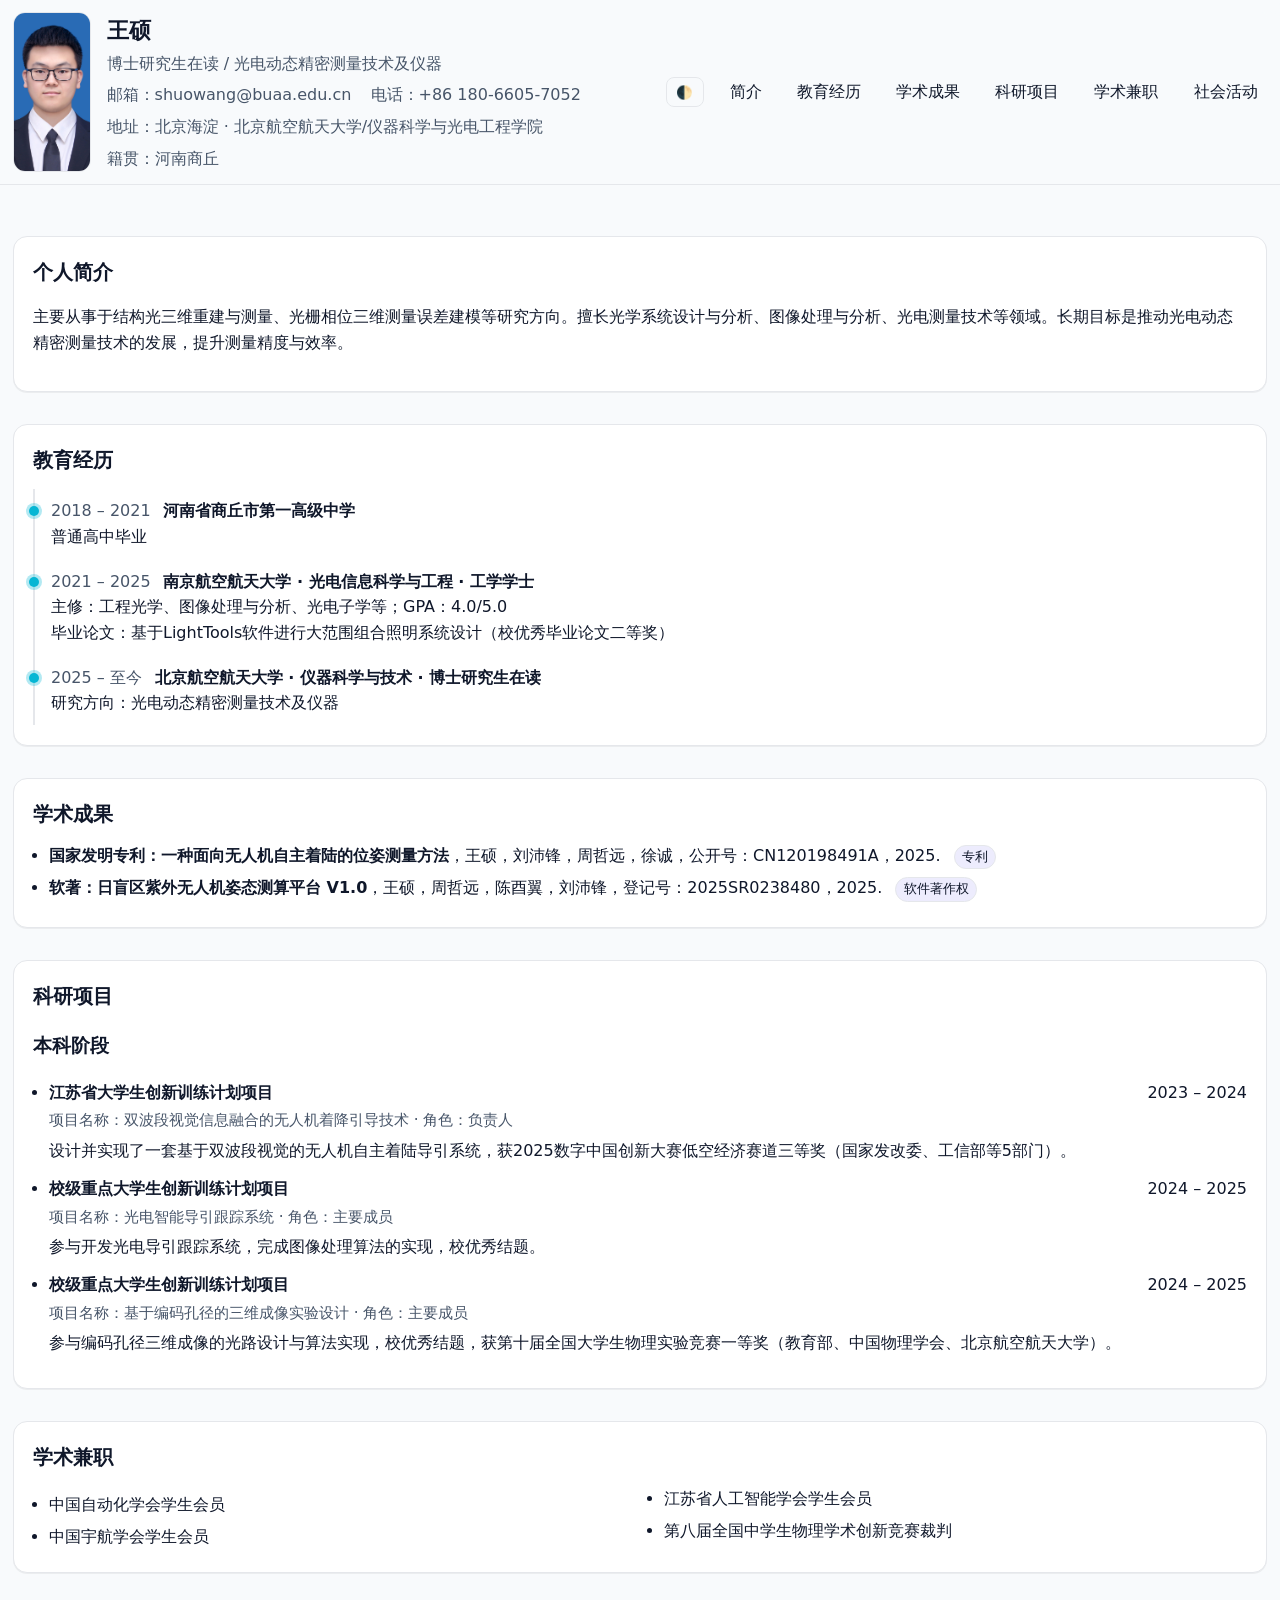
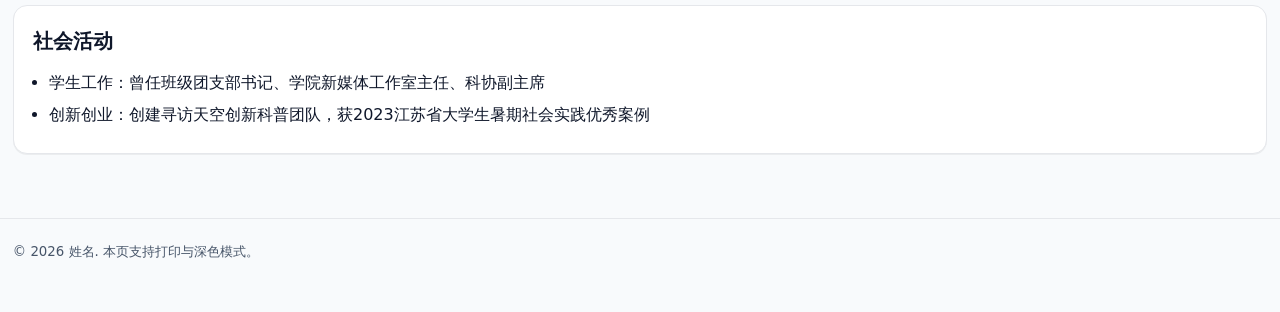
<file: index.html>
<!DOCTYPE html>
<html lang="zh-CN">
  <head>
    <meta charset="utf-8" />
    <meta name="viewport" content="width=device-width, initial-scale=1" />
    <meta name="color-scheme" content="light dark" />
    <title>个人简历</title>
    <link rel="stylesheet" href="./styles.css" />
  </head>
  <body>
    <header class="site-header">
      <div class="container header-inner">
        <div class="identity">
          <div class="avatar">
            <img src="./1.jpg" alt="头像" />
          </div>
          <div>
            <h1 class="name">王硕</h1>
            <p class="title">博士研究生在读 / 光电动态精密测量技术及仪器</p>
            <ul class="contacts" aria-label="联系方式">
              <li>邮箱：shuowang@buaa.edu.cn</li>
              <li>电话：+86 180-6605-7052</li>
              <li>地址：北京海淀 · 北京航空航天大学/仪器科学与光电工程学院</li>
              <li>籍贯：<a href="#" rel="noopener">河南商丘</a></li>
            </ul>
          </div>
        </div>

        <nav class="main-nav" aria-label="页面导航">
          <button id="themeToggle" class="btn ghost" type="button" title="切换主题">🌓</button>
          <a href="#about">简介</a>
          <a href="#education">教育经历</a>
          <a href="#publications">学术成果</a>
          <a href="#projects">科研项目</a>
          <a href="#service">学术兼职</a>
          <a href="#activities">社会活动</a>
        </nav>
      </div>
    </header>

    <main class="container">
      <section id="about" class="card">
        <h2>个人简介</h2>
        <p>
          主要从事于结构光三维重建与测量、光栅相位三维测量误差建模等研究方向。擅长光学系统设计与分析、图像处理与分析、光电测量技术等领域。长期目标是推动光电动态精密测量技术的发展，提升测量精度与效率。
        </p>
      </section>

      <section id="education" class="card">
        <h2>教育经历</h2>
        <ol class="timeline">
          <li class="timeline-item">
            <div class="timeline-head">
              <span class="when">2018 – 2021</span>
              <span class="where">河南省商丘市第一高级中学</span>
            </div>
            <div class="timeline-body">普通高中毕业</div>
          </li>
          <li class="timeline-item">
            <div class="timeline-head">
              <span class="when">2021 – 2025</span>
              <span class="where">南京航空航天大学 · 光电信息科学与工程 · 工学学士</span>
            </div>
            <div class="timeline-body">主修：工程光学、图像处理与分析、光电子学等；GPA：4.0/5.0<br>毕业论文：基于LightTools软件进行大范围组合照明系统设计（校优秀毕业论文二等奖）</div>
          </li>
          <li class="timeline-item">
            <div class="timeline-head">
              <span class="when">2025 – 至今</span>
              <span class="where">北京航空航天大学 · 仪器科学与技术 · 博士研究生在读</span>
            </div>
            <div class="timeline-body">研究方向：光电动态精密测量技术及仪器</div>
          </li>
        </ol>
      </section>

      <section id="publications" class="card">
        <h2>学术成果</h2>
        <ul class="list">
          <li>
            <span class="pub-title">国家发明专利：一种面向无人机自主着陆的位姿测量方法</span>，王硕，刘沛锋，周哲远，徐诚，公开号：CN120198491A，2025.
            <span class="tags"><span class="tag">专利</span></span>
          </li>
          <li>
            <span class="pub-title">软著：日盲区紫外无人机姿态测算平台 V1.0</span>，王硕，周哲远，陈酉翼，刘沛锋，登记号：2025SR0238480，2025.
            <span class="tags"><span class="tag">软件著作权</span></span>
          </li>
        </ul>
      </section>

      <section id="projects" class="card">
        <h2>科研项目</h2>        
        <h3>本科阶段</h3>
        <ul class="list">
          <li>
            <div class="row"><span class="project-title">江苏省大学生创新训练计划项目</span><span class="when">2023 – 2024</span></div>
            <div class="muted">项目名称：双波段视觉信息融合的无人机着降引导技术 · 角色：负责人</div>
            <p>设计并实现了一套基于双波段视觉的无人机自主着陆导引系统，获2025数字中国创新大赛低空经济赛道三等奖（国家发改委、工信部等5部门）。</p>
          </li>
          <li>
            <div class="row"><span class="project-title">校级重点大学生创新训练计划项目</span><span class="when">2024 – 2025</span></div>
            <div class="muted">项目名称：光电智能导引跟踪系统 · 角色：主要成员</div>
            <p>参与开发光电导引跟踪系统，完成图像处理算法的实现，校优秀结题。</p>
          </li>
          <li>
            <div class="row"><span class="project-title">校级重点大学生创新训练计划项目</span><span class="when">2024 – 2025</span></div>
            <div class="muted">项目名称：基于编码孔径的三维成像实验设计 · 角色：主要成员</div>
            <p>参与编码孔径三维成像的光路设计与算法实现，校优秀结题，获第十届全国大学生物理实验竞赛一等奖（教育部、中国物理学会、北京航空航天大学）。</p>
          </li>
        </ul>
      </section>

      <section id="service" class="card">
        <h2>学术兼职</h2>
        <ul class="list two-col">
          <li>中国自动化学会学生会员</li>
          <li>中国宇航学会学生会员</li>
          <li>江苏省人工智能学会学生会员</li>
          <li>第八届全国中学生物理学术创新竞赛裁判</li>
        </ul>
      </section>

      <section id="activities" class="card">
        <h2>社会活动</h2>
        <ul class="list">
          <li>学生工作：曾任班级团支部书记、学院新媒体工作室主任、科协副主席</li>
          <li>创新创业：创建寻访天空创新科普团队，获2023江苏省大学生暑期社会实践优秀案例</li>
        </ul>
      </section>
    </main>

    <button id="backToTop" class="back-to-top" type="button" aria-label="返回顶部">▲</button>

    <footer class="site-footer">
      <div class="container">
        <small>© <span id="year"></span> 姓名. 本页支持打印与深色模式。</small>
      </div>
    </footer>

    <script src="./script.js"></script>
  </body>
  </html>
</file>
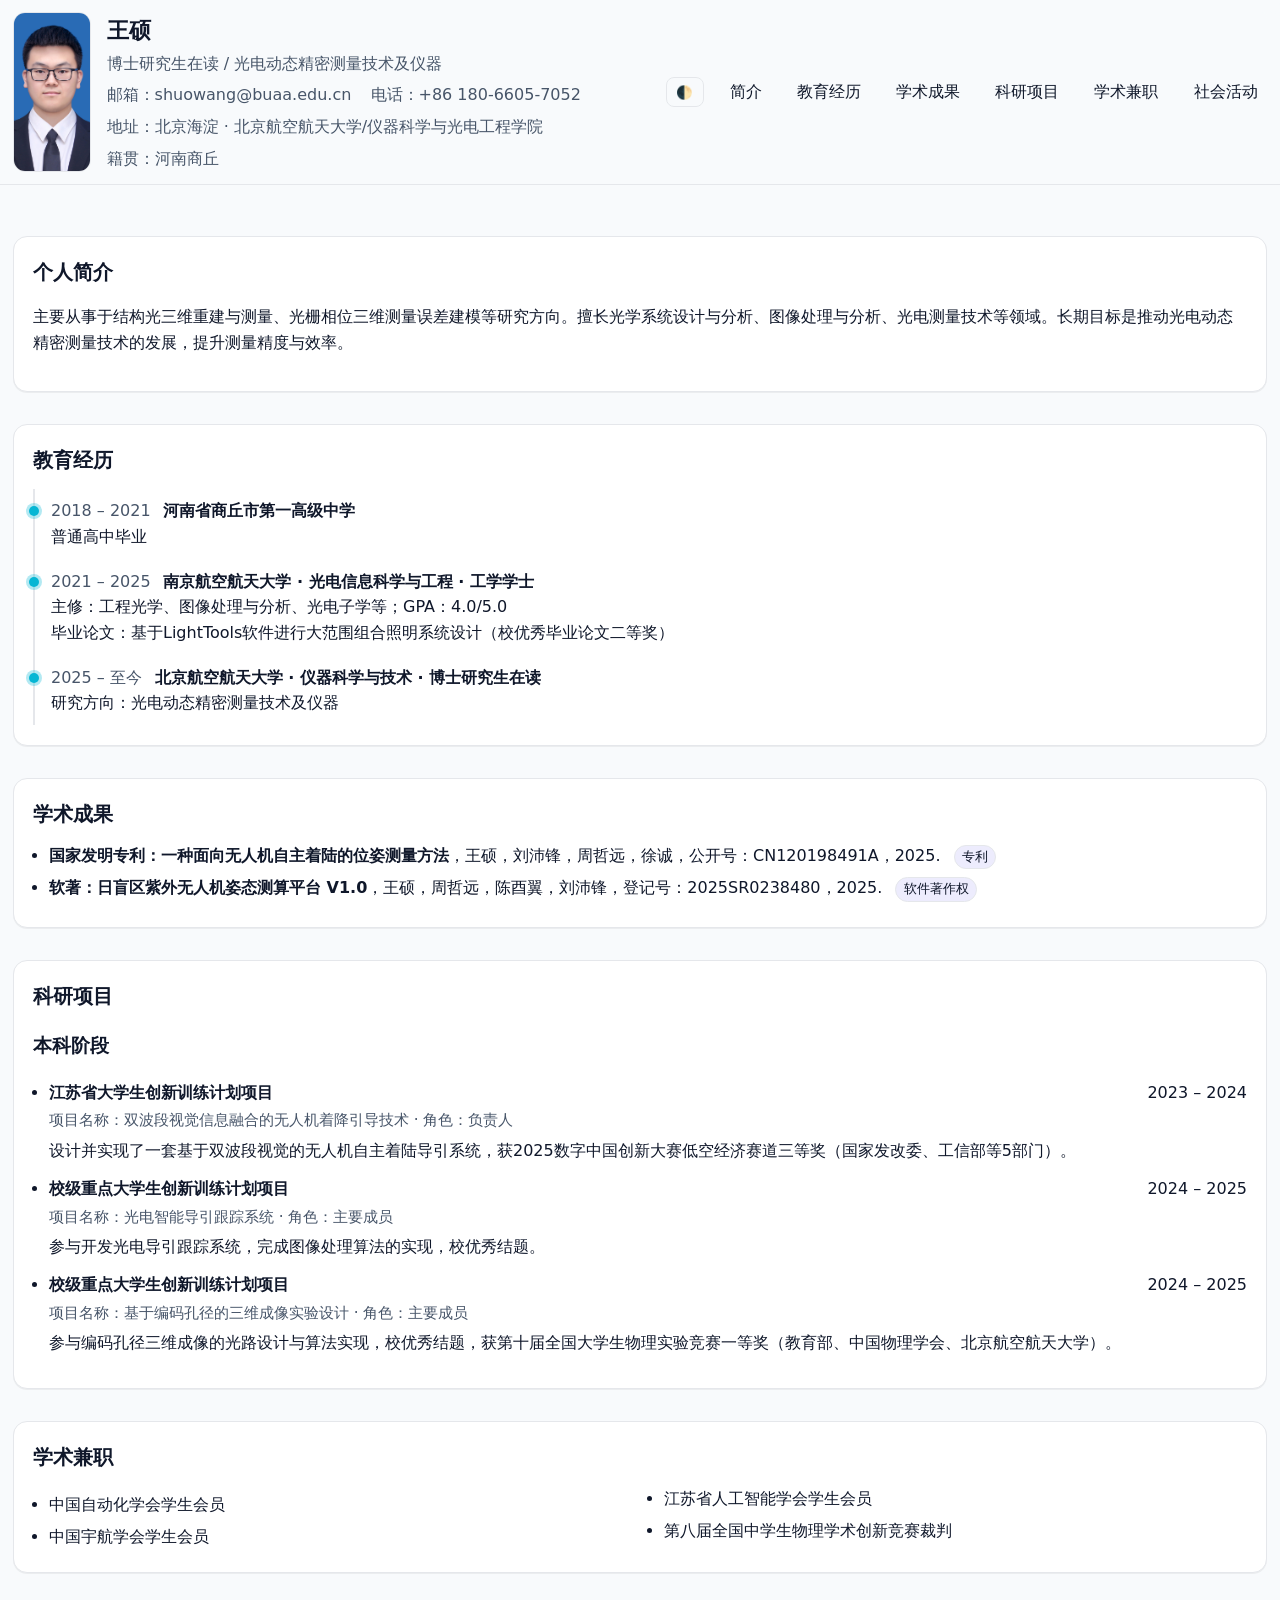
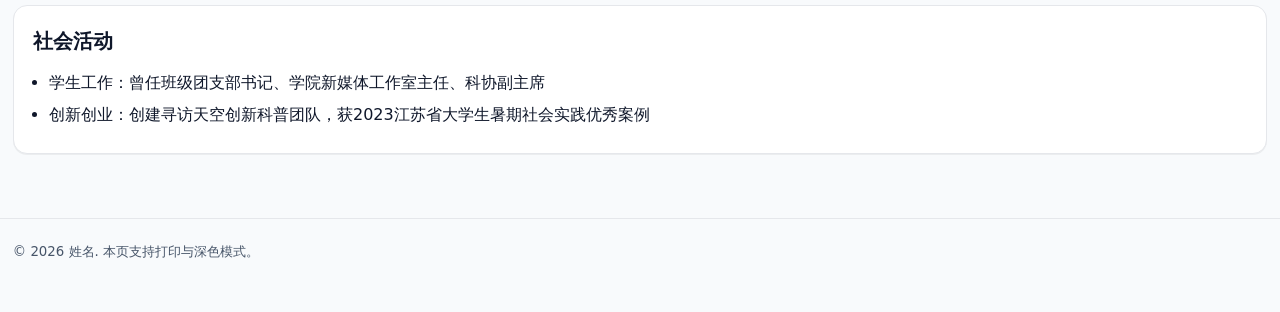
<file: internet/index.html>
<!DOCTYPE html>
<html lang="zh-CN">
  <head>
    <meta charset="utf-8" />
    <meta name="viewport" content="width=device-width, initial-scale=1" />
    <meta name="color-scheme" content="light dark" />
    <title>个人简历</title>
    <link rel="stylesheet" href="./styles.css" />
  </head>
  <body>
    <header class="site-header">
      <div class="container header-inner">
        <div class="identity">
          <div class="avatar">
            <img src="../img/1.jpg" alt="头像" />
          </div>
          <div>
            <h1 class="name">王硕</h1>
            <p class="title">博士研究生在读 / 光电动态精密测量技术及仪器</p>
            <ul class="contacts" aria-label="联系方式">
              <li>邮箱：shuowang@buaa.edu.cn</li>
              <li>电话：+86 180-6605-7052</li>
              <li>地址：北京海淀 · 北京航空航天大学/仪器科学与光电工程学院</li>
              <li>籍贯：<a href="#" rel="noopener">河南商丘</a></li>
            </ul>
          </div>
        </div>

        <nav class="main-nav" aria-label="页面导航">
          <button id="themeToggle" class="btn ghost" type="button" title="切换主题">🌓</button>
          <a href="#about">简介</a>
          <a href="#education">教育经历</a>
          <a href="#publications">学术成果</a>
          <a href="#projects">科研项目</a>
          <a href="#service">学术兼职</a>
          <a href="#activities">社会活动</a>
        </nav>
      </div>
    </header>

    <main class="container">
      <section id="about" class="card">
        <h2>个人简介</h2>
        <p>
          主要从事于结构光三维重建与测量、光栅相位三维测量误差建模等研究方向。擅长光学系统设计与分析、图像处理与分析、光电测量技术等领域。长期目标是推动光电动态精密测量技术的发展，提升测量精度与效率。
        </p>
      </section>

      <section id="education" class="card">
        <h2>教育经历</h2>
        <ol class="timeline">
          <li class="timeline-item">
            <div class="timeline-head">
              <span class="when">2018 – 2021</span>
              <span class="where">河南省商丘市第一高级中学</span>
            </div>
            <div class="timeline-body">普通高中毕业</div>
          </li>
          <li class="timeline-item">
            <div class="timeline-head">
              <span class="when">2021 – 2025</span>
              <span class="where">南京航空航天大学 · 光电信息科学与工程 · 工学学士</span>
            </div>
            <div class="timeline-body">主修：工程光学、图像处理与分析、光电子学等；GPA：4.0/5.0<br>毕业论文：基于LightTools软件进行大范围组合照明系统设计（校优秀毕业论文二等奖）</div>
          </li>
          <li class="timeline-item">
            <div class="timeline-head">
              <span class="when">2025 – 至今</span>
              <span class="where">北京航空航天大学 · 仪器科学与技术 · 博士研究生在读</span>
            </div>
            <div class="timeline-body">研究方向：光电动态精密测量技术及仪器</div>
          </li>
        </ol>
      </section>

      <section id="publications" class="card">
        <h2>学术成果</h2>
        <ul class="list">
          <li>
            <span class="pub-title">国家发明专利：一种面向无人机自主着陆的位姿测量方法</span>，王硕，刘沛锋，周哲远，徐诚，公开号：CN120198491A，2025.
            <span class="tags"><span class="tag">专利</span></span>
          </li>
          <li>
            <span class="pub-title">软著：日盲区紫外无人机姿态测算平台 V1.0</span>，王硕，周哲远，陈酉翼，刘沛锋，登记号：2025SR0238480，2025.
            <span class="tags"><span class="tag">软件著作权</span></span>
          </li>
        </ul>
      </section>

      <section id="projects" class="card">
        <h2>科研项目</h2>        
        <h3>本科阶段</h3>
        <ul class="list">
          <li>
            <div class="row"><span class="project-title">江苏省大学生创新训练计划项目</span><span class="when">2023 – 2024</span></div>
            <div class="muted">项目名称：双波段视觉信息融合的无人机着降引导技术 · 角色：负责人</div>
            <p>设计并实现了一套基于双波段视觉的无人机自主着陆导引系统，获2025数字中国创新大赛低空经济赛道三等奖（国家发改委、工信部等5部门）。</p>
          </li>
          <li>
            <div class="row"><span class="project-title">校级重点大学生创新训练计划项目</span><span class="when">2024 – 2025</span></div>
            <div class="muted">项目名称：光电智能导引跟踪系统 · 角色：主要成员</div>
            <p>参与开发光电导引跟踪系统，完成图像处理算法的实现，校优秀结题。</p>
          </li>
          <li>
            <div class="row"><span class="project-title">校级重点大学生创新训练计划项目</span><span class="when">2024 – 2025</span></div>
            <div class="muted">项目名称：基于编码孔径的三维成像实验设计 · 角色：主要成员</div>
            <p>参与编码孔径三维成像的光路设计与算法实现，校优秀结题，获第十届全国大学生物理实验竞赛一等奖（教育部、中国物理学会、北京航空航天大学）。</p>
          </li>
        </ul>
      </section>

      <section id="service" class="card">
        <h2>学术兼职</h2>
        <ul class="list two-col">
          <li>中国自动化学会学生会员</li>
          <li>中国宇航学会学生会员</li>
          <li>江苏省人工智能学会学生会员</li>
          <li>第八届全国中学生物理学术创新竞赛裁判</li>
        </ul>
      </section>

      <section id="activities" class="card">
        <h2>社会活动</h2>
        <ul class="list">
          <li>学生工作：曾任班级团支部书记、学院新媒体工作室主任、科协副主席</li>
          <li>创新创业：创建寻访天空创新科普团队，获2023江苏省大学生暑期社会实践优秀案例</li>
        </ul>
      </section>
    </main>

    <button id="backToTop" class="back-to-top" type="button" aria-label="返回顶部">▲</button>

    <footer class="site-footer">
      <div class="container">
        <small>© <span id="year"></span> 姓名. 本页支持打印与深色模式。</small>
      </div>
    </footer>

    <script src="./script.js"></script>
  </body>
  </html>
</file>
<file: styles.css>
:root {
  --bg: #0b0c10;
  --text: #e5e7eb;
  --muted: #9aa0a6;
  --card: #111827;
  --border: #1f2937;
  --accent: #4f46e5;
  --accent-2: #22d3ee;
  --avatar-width: 150px;       /* 头像宽度 */
  --avatar-height: 160px;      /* 头像高度（适合证件照比例） */
  --avatar-radius: 12px;       /* 矩形圆角，可改为 0 为直角 */
  --avatar-fit: cover;         /* 填充模式，避免空白 */
  --avatar-position: center top; /* 居中且靠上显示，避免切到下巴 */
  color-scheme: dark light;
}

@media (prefers-color-scheme: light) {
  :root {
    --bg: #f8fafc;
    --text: #0f172a;
    --muted: #475569;
    --card: #ffffff;
    --border: #e5e7eb;
    --accent: #4f46e5;
    --accent-2: #06b6d4;
  }
}

/* Light/Dark override by class */
.theme-light {
  --bg: #ffffff;
  --text: #0f172a;
  --muted: #475569;
  --card: #ffffff;
  --border: #e5e7eb;
}
.theme-dark {
  --bg: #0b0c10;
  --text: #e5e7eb;
  --muted: #9aa0a6;
  --card: #111827;
  --border: #1f2937;
}

* { box-sizing: border-box; }
html, body { height: 100%; }
body {
  margin: 0;
  font-family: ui-sans-serif, system-ui, -apple-system, Segoe UI, Roboto,
    Noto Sans, Ubuntu, Cantarell, Helvetica Neue, Arial, "PingFang SC",
    "Hiragino Sans GB", "Microsoft YaHei", "WenQuanYi Micro Hei", sans-serif;
  background: var(--bg);
  color: var(--text);
  line-height: 1.6;
}

.container {
  width: min(1440px, 98%);
  margin: 0 auto;
}

/* Header */
.site-header {
  position: sticky;
  top: 0;
  backdrop-filter: saturate(180%) blur(10px);
  background: color-mix(in oklab, var(--bg), transparent 20%);
  border-bottom: 1px solid var(--border);
  z-index: 10;
}
.header-inner {
  display: grid;
  grid-template-columns: 1fr auto;
  gap: 1rem;
  align-items: center;
  padding: 0.75rem 0;
}
.identity { display: flex; gap: 1rem; align-items: center; }
.avatar { width: var(--avatar-width); height: var(--avatar-height); border-radius: var(--avatar-radius); overflow: hidden; background: var(--card); border: 1px solid var(--border); }
.avatar img { width: 100%; height: 100%; object-fit: var(--avatar-fit); object-position: var(--avatar-position); display: block; }

@media (max-width: 640px) { .avatar { --avatar-width: 100px; --avatar-height: 120px; } }
.name { margin: 0; font-size: 1.4rem; letter-spacing: 0.2px; }
.title { margin: 0.15rem 0 0.35rem; color: var(--muted); }
.contacts { display: flex; flex-wrap: wrap; gap: 0.4rem 1.2rem; padding: 0; margin: 0; list-style: none; color: var(--muted); }
.contacts a { color: inherit; text-decoration: none; }

.main-nav { display: flex; gap: 1rem; align-items: center; }
.main-nav a { color: var(--text); text-decoration: none; padding: 0.4rem 0.6rem; border-radius: 8px; }
.main-nav a:hover { background: color-mix(in oklab, var(--accent), transparent 85%); }

.btn {
  padding: 0.4rem 0.6rem;
  border-radius: 8px;
  border: 1px solid var(--border);
  background: var(--card);
  color: var(--text);
  cursor: pointer;
}
.btn.ghost { background: transparent; }

/* Sections */
main { padding: 1.2rem 0 2rem; }
/* 滚动定位偏移，补偿固定header的高度 */
html {
  scroll-padding-top: 8rem;
  scroll-behavior: smooth;
}
.card {
  background: var(--card);
  border: 1px solid var(--border);
  border-radius: 14px;
  padding: 1.2rem;
  margin: 2rem 0;
  box-shadow: 0 1px 0 rgba(0,0,0,0.05);
}
.card h2 { margin: 0 0 0.8rem; font-size: 1.25rem; }
.muted { color: var(--muted); font-size: 0.95rem; }

/* Lists */
.list { margin: 0; padding: 0 0 0 1rem; }
.list li { margin: 0.4rem 0; }
.list.two-col { columns: 2; column-gap: 2rem; }
@media (max-width: 720px) { .list.two-col { columns: 1; } }

/* Timeline */
.timeline { list-style: none; padding: 0; margin: 0; border-left: 2px solid var(--border); }
.timeline-item { padding: 0.6rem 0 0.6rem 1rem; position: relative; }
.timeline-item::before { content: ""; position: absolute; left: -6px; top: 1.1rem; width: 10px; height: 10px; background: var(--accent-2); border-radius: 50%; box-shadow: 0 0 0 3px color-mix(in oklab, var(--accent-2), transparent 70%); }
.timeline-head { display: flex; gap: 0.8rem; flex-wrap: wrap; align-items: baseline; }
.timeline-head .when { color: var(--muted); font-feature-settings: "tnum" 1; }
.timeline-head .where { font-weight: 600; }

/* Publications */
.pub-title { font-weight: 600; }
.pub-venue { color: var(--muted); }
.tags { margin-left: 0.5rem; }
.tag { display: inline-block; padding: 0.05rem 0.45rem; border-radius: 999px; border: 1px solid var(--border); background: color-mix(in oklab, var(--accent), transparent 90%); font-size: 0.8rem; margin-right: 0.25rem; color: var(--text); }

/* Project */
.row { display: flex; justify-content: space-between; gap: 1rem; margin-bottom: 0.2rem; }
.project-title { font-weight: 600; }
.muted { margin-top: 0; margin-bottom: 0.3rem; }
.list li p { margin-top: 0.2rem; margin-bottom: 0.8rem; }

/* Back to top */
.back-to-top {
  position: fixed;
  right: 16px;
  bottom: 16px;
  width: 40px; height: 40px;
  display: grid; place-items: center;
  border-radius: 999px;
  border: 1px solid var(--border);
  background: var(--card);
  color: var(--text);
  cursor: pointer;
  opacity: 0; pointer-events: none; transform: translateY(12px);
  transition: opacity .2s ease, transform .2s ease;
}
.back-to-top.show { opacity: 1; pointer-events: auto; transform: translateY(0); }

/* Footer */
.site-footer { border-top: 1px solid var(--border); padding: 1.2rem 0 3rem; color: var(--muted); }

/* Print */
@media print {
  .site-header, .back-to-top, #themeToggle { display: none !important; }
  body { background: #fff; color: #000; }
  .card { box-shadow: none; border-color: #ddd; }
}
</file>
<file: internet/styles.css>
:root {
  --bg: #0b0c10;
  --text: #e5e7eb;
  --muted: #9aa0a6;
  --card: #111827;
  --border: #1f2937;
  --accent: #4f46e5;
  --accent-2: #22d3ee;
  --avatar-width: 150px;       /* 头像宽度 */
  --avatar-height: 160px;      /* 头像高度（适合证件照比例） */
  --avatar-radius: 12px;       /* 矩形圆角，可改为 0 为直角 */
  --avatar-fit: cover;         /* 填充模式，避免空白 */
  --avatar-position: center top; /* 居中且靠上显示，避免切到下巴 */
  color-scheme: dark light;
}

@media (prefers-color-scheme: light) {
  :root {
    --bg: #f8fafc;
    --text: #0f172a;
    --muted: #475569;
    --card: #ffffff;
    --border: #e5e7eb;
    --accent: #4f46e5;
    --accent-2: #06b6d4;
  }
}

/* Light/Dark override by class */
.theme-light {
  --bg: #ffffff;
  --text: #0f172a;
  --muted: #475569;
  --card: #ffffff;
  --border: #e5e7eb;
}
.theme-dark {
  --bg: #0b0c10;
  --text: #e5e7eb;
  --muted: #9aa0a6;
  --card: #111827;
  --border: #1f2937;
}

* { box-sizing: border-box; }
html, body { height: 100%; }
body {
  margin: 0;
  font-family: ui-sans-serif, system-ui, -apple-system, Segoe UI, Roboto,
    Noto Sans, Ubuntu, Cantarell, Helvetica Neue, Arial, "PingFang SC",
    "Hiragino Sans GB", "Microsoft YaHei", "WenQuanYi Micro Hei", sans-serif;
  background: var(--bg);
  color: var(--text);
  line-height: 1.6;
}

.container {
  width: min(1440px, 98%);
  margin: 0 auto;
}

/* Header */
.site-header {
  position: sticky;
  top: 0;
  backdrop-filter: saturate(180%) blur(10px);
  background: color-mix(in oklab, var(--bg), transparent 20%);
  border-bottom: 1px solid var(--border);
  z-index: 10;
}
.header-inner {
  display: grid;
  grid-template-columns: 1fr auto;
  gap: 1rem;
  align-items: center;
  padding: 0.75rem 0;
}
.identity { display: flex; gap: 1rem; align-items: center; }
.avatar { width: var(--avatar-width); height: var(--avatar-height); border-radius: var(--avatar-radius); overflow: hidden; background: var(--card); border: 1px solid var(--border); }
.avatar img { width: 100%; height: 100%; object-fit: var(--avatar-fit); object-position: var(--avatar-position); display: block; }

@media (max-width: 640px) { .avatar { --avatar-width: 100px; --avatar-height: 120px; } }
.name { margin: 0; font-size: 1.4rem; letter-spacing: 0.2px; }
.title { margin: 0.15rem 0 0.35rem; color: var(--muted); }
.contacts { display: flex; flex-wrap: wrap; gap: 0.4rem 1.2rem; padding: 0; margin: 0; list-style: none; color: var(--muted); }
.contacts a { color: inherit; text-decoration: none; }

.main-nav { display: flex; gap: 1rem; align-items: center; }
.main-nav a { color: var(--text); text-decoration: none; padding: 0.4rem 0.6rem; border-radius: 8px; }
.main-nav a:hover { background: color-mix(in oklab, var(--accent), transparent 85%); }

.btn {
  padding: 0.4rem 0.6rem;
  border-radius: 8px;
  border: 1px solid var(--border);
  background: var(--card);
  color: var(--text);
  cursor: pointer;
}
.btn.ghost { background: transparent; }

/* Sections */
main { padding: 1.2rem 0 2rem; }
/* 滚动定位偏移，补偿固定header的高度 */
html {
  scroll-padding-top: 8rem;
  scroll-behavior: smooth;
}
.card {
  background: var(--card);
  border: 1px solid var(--border);
  border-radius: 14px;
  padding: 1.2rem;
  margin: 2rem 0;
  box-shadow: 0 1px 0 rgba(0,0,0,0.05);
}
.card h2 { margin: 0 0 0.8rem; font-size: 1.25rem; }
.muted { color: var(--muted); font-size: 0.95rem; }

/* Lists */
.list { margin: 0; padding: 0 0 0 1rem; }
.list li { margin: 0.4rem 0; }
.list.two-col { columns: 2; column-gap: 2rem; }
@media (max-width: 720px) { .list.two-col { columns: 1; } }

/* Timeline */
.timeline { list-style: none; padding: 0; margin: 0; border-left: 2px solid var(--border); }
.timeline-item { padding: 0.6rem 0 0.6rem 1rem; position: relative; }
.timeline-item::before { content: ""; position: absolute; left: -6px; top: 1.1rem; width: 10px; height: 10px; background: var(--accent-2); border-radius: 50%; box-shadow: 0 0 0 3px color-mix(in oklab, var(--accent-2), transparent 70%); }
.timeline-head { display: flex; gap: 0.8rem; flex-wrap: wrap; align-items: baseline; }
.timeline-head .when { color: var(--muted); font-feature-settings: "tnum" 1; }
.timeline-head .where { font-weight: 600; }

/* Publications */
.pub-title { font-weight: 600; }
.pub-venue { color: var(--muted); }
.tags { margin-left: 0.5rem; }
.tag { display: inline-block; padding: 0.05rem 0.45rem; border-radius: 999px; border: 1px solid var(--border); background: color-mix(in oklab, var(--accent), transparent 90%); font-size: 0.8rem; margin-right: 0.25rem; color: var(--text); }

/* Project */
.row { display: flex; justify-content: space-between; gap: 1rem; margin-bottom: 0.2rem; }
.project-title { font-weight: 600; }
.muted { margin-top: 0; margin-bottom: 0.3rem; }
.list li p { margin-top: 0.2rem; margin-bottom: 0.8rem; }

/* Back to top */
.back-to-top {
  position: fixed;
  right: 16px;
  bottom: 16px;
  width: 40px; height: 40px;
  display: grid; place-items: center;
  border-radius: 999px;
  border: 1px solid var(--border);
  background: var(--card);
  color: var(--text);
  cursor: pointer;
  opacity: 0; pointer-events: none; transform: translateY(12px);
  transition: opacity .2s ease, transform .2s ease;
}
.back-to-top.show { opacity: 1; pointer-events: auto; transform: translateY(0); }

/* Footer */
.site-footer { border-top: 1px solid var(--border); padding: 1.2rem 0 3rem; color: var(--muted); }

/* Print */
@media print {
  .site-header, .back-to-top, #themeToggle { display: none !important; }
  body { background: #fff; color: #000; }
  .card { box-shadow: none; border-color: #ddd; }
}
</file>
